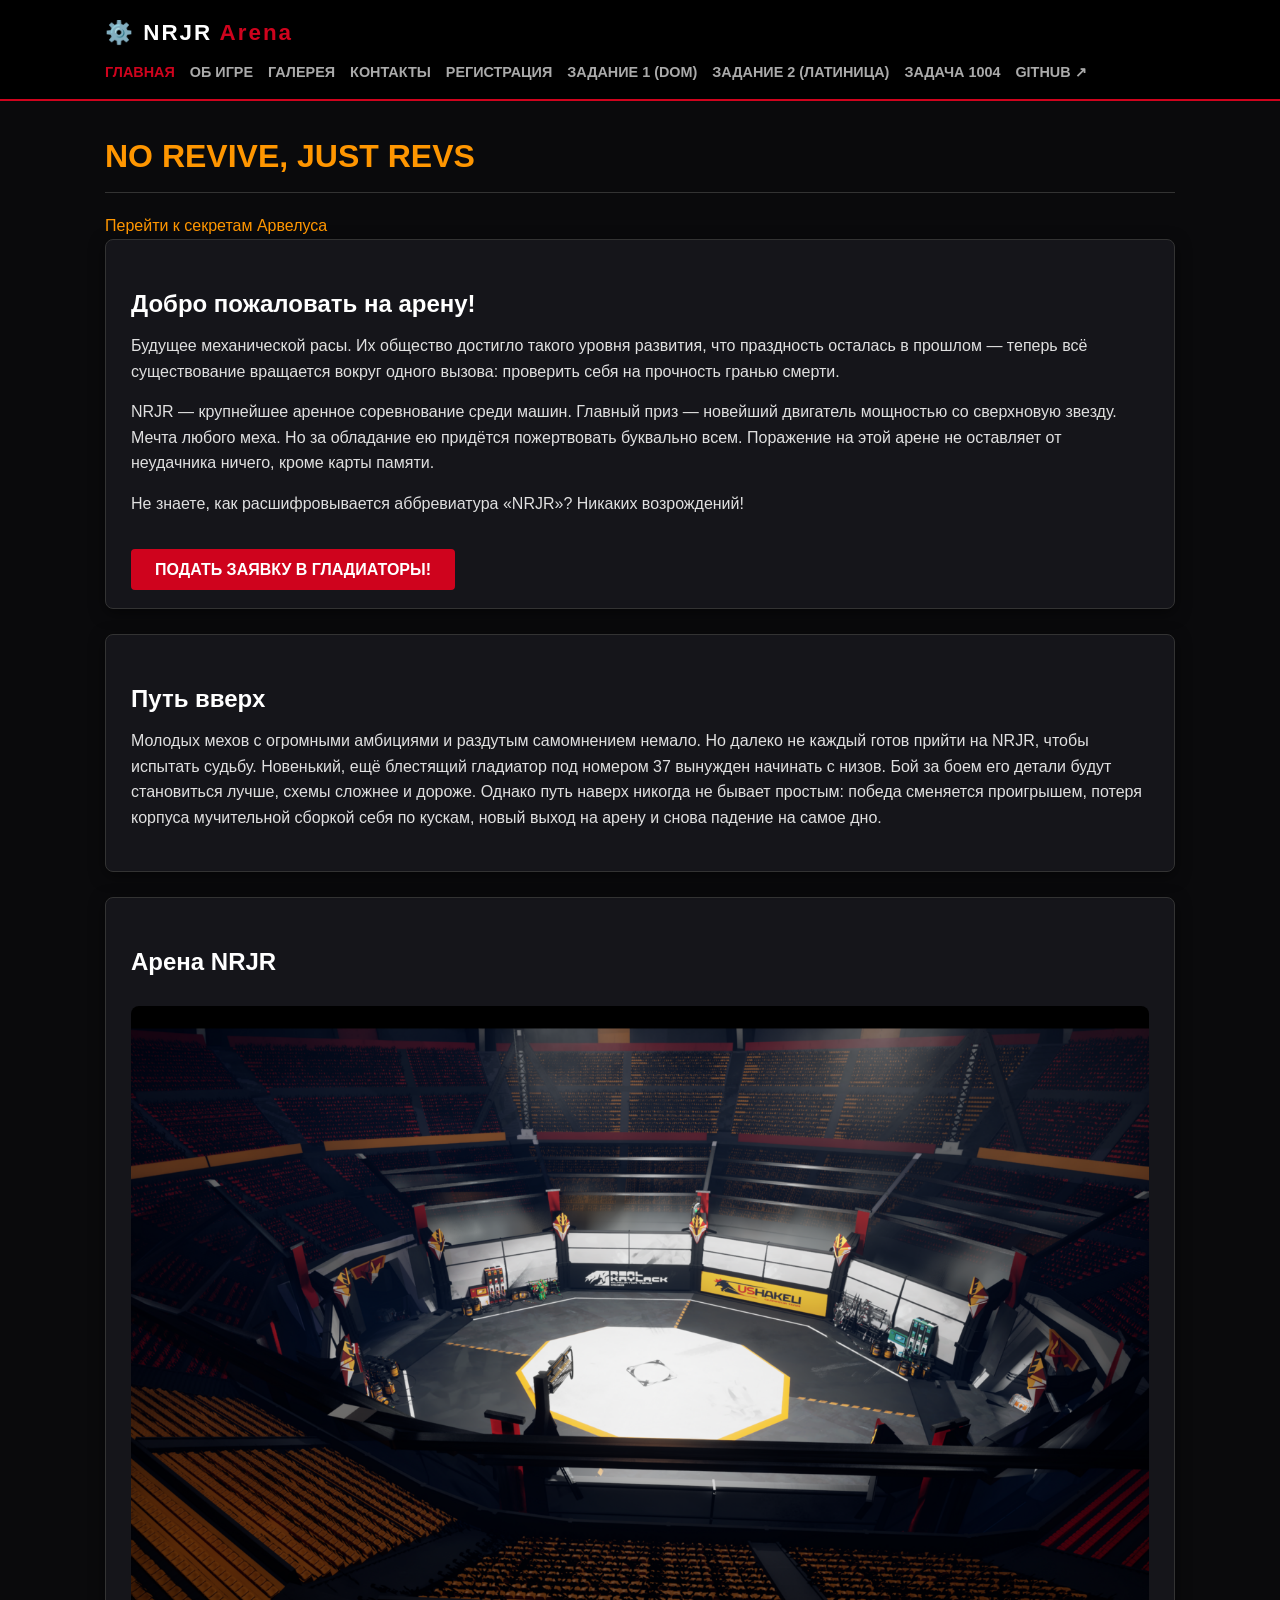
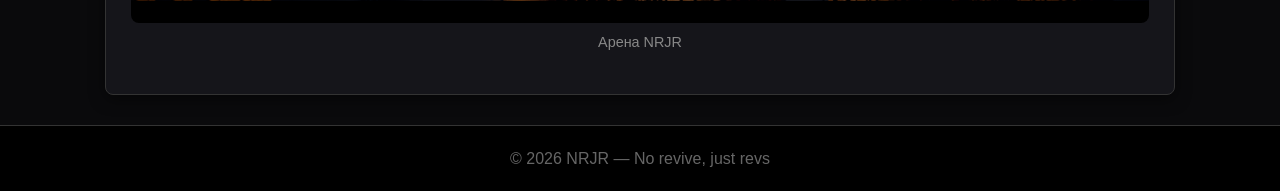
<file: index.html>
<!DOCTYPE html>
<html lang="ru">
<head>
  <meta charset="UTF-8">
  <title>NRJR — Главная</title>
  <link rel="stylesheet" href="style.css">
</head>
<body id="top">

  <!-- Хидер и гит-->
  <header class="site-header">
    <div class="header-inner">
      <a href="index.html" style="text-decoration: none;">
        <div class="logo">⚙️ NRJR <span>Arena</span></div>
      </a>
      <nav class="main-nav">
        <a href="index.html">Главная</a>
        <a href="about.html">Об игре</a>
        <a href="gallery.html">Галерея</a>
        <a href="contacts.html">Контакты</a>
        <a href="registration.html">Регистрация</a>
        <a href="dom_js.html">Задание 1 (DOM)</a>
        <a href="latin.html">Задание 2 (Латиница)</a>
        <a href="task_1004.html">Задача 1004</a>
        <a href="https://github.com/weugaf/HTML_HSE" target="_blank" class="ext">GitHub</a>
      </nav>
    </div>
  </header>

    <main class="container">
    <h1>No revive, just revs</h1>

    <!-- Закладка -->
    <nav class="page-nav">
      <a href="about.html#bookmark">Перейти к секретам Арвелуса</a>
    </nav>

    <div class="card">
      <h2>Добро пожаловать на арену!</h2>
      <p>Будущее механической расы. Их общество достигло такого уровня развития, что праздность осталась в прошлом — теперь всё существование вращается вокруг одного вызова: проверить себя на прочность гранью смерти.</p>
      <p>NRJR — крупнейшее аренное соревнование среди машин. Главный приз — новейший двигатель мощностью со сверхновую звезду. Мечта любого меха. Но за обладание ею придётся пожертвовать буквально всем. Поражение на этой арене не оставляет от неудачника ничего, кроме карты памяти.
</p>
        <p>Не знаете, как расшифровывается аббревиатура «NRJR»?

            Никаких возрождений!</p>
        <br>
        <a href="registration.html" class="btn">Подать заявку в гладиаторы!</a>
    </div>

    <div class="card">
      <h2>Путь вверх</h2>
      <p>Молодых мехов с огромными амбициями и раздутым самомнением немало. Но далеко не каждый готов прийти на NRJR, чтобы испытать судьбу.


Новенький, ещё блестящий гладиатор под номером 37 вынужден начинать с низов. Бой за боем его детали будут становиться лучше, схемы сложнее и дороже. Однако путь наверх никогда не бывает простым: победа сменяется проигрышем, потеря корпуса мучительной сборкой себя по кускам, новый выход на арену и снова падение на самое дно.

</p>
    </div>

    <div class="card">
      <h2>Арена NRJR</h2>
      <img src="images/arena.png" alt="Арена NRJR" style="max-width:100%; border-radius:8px; margin-top:15px;">
      <p style="text-align:center; font-size:0.9rem; color:#888;">Арена NRJR</p>
    </div>
  </main>

  <footer class="site-footer">© 2026 NRJR — No revive, just revs</footer>
  <script src="script.js"></script>
</body>
</html>
</file>
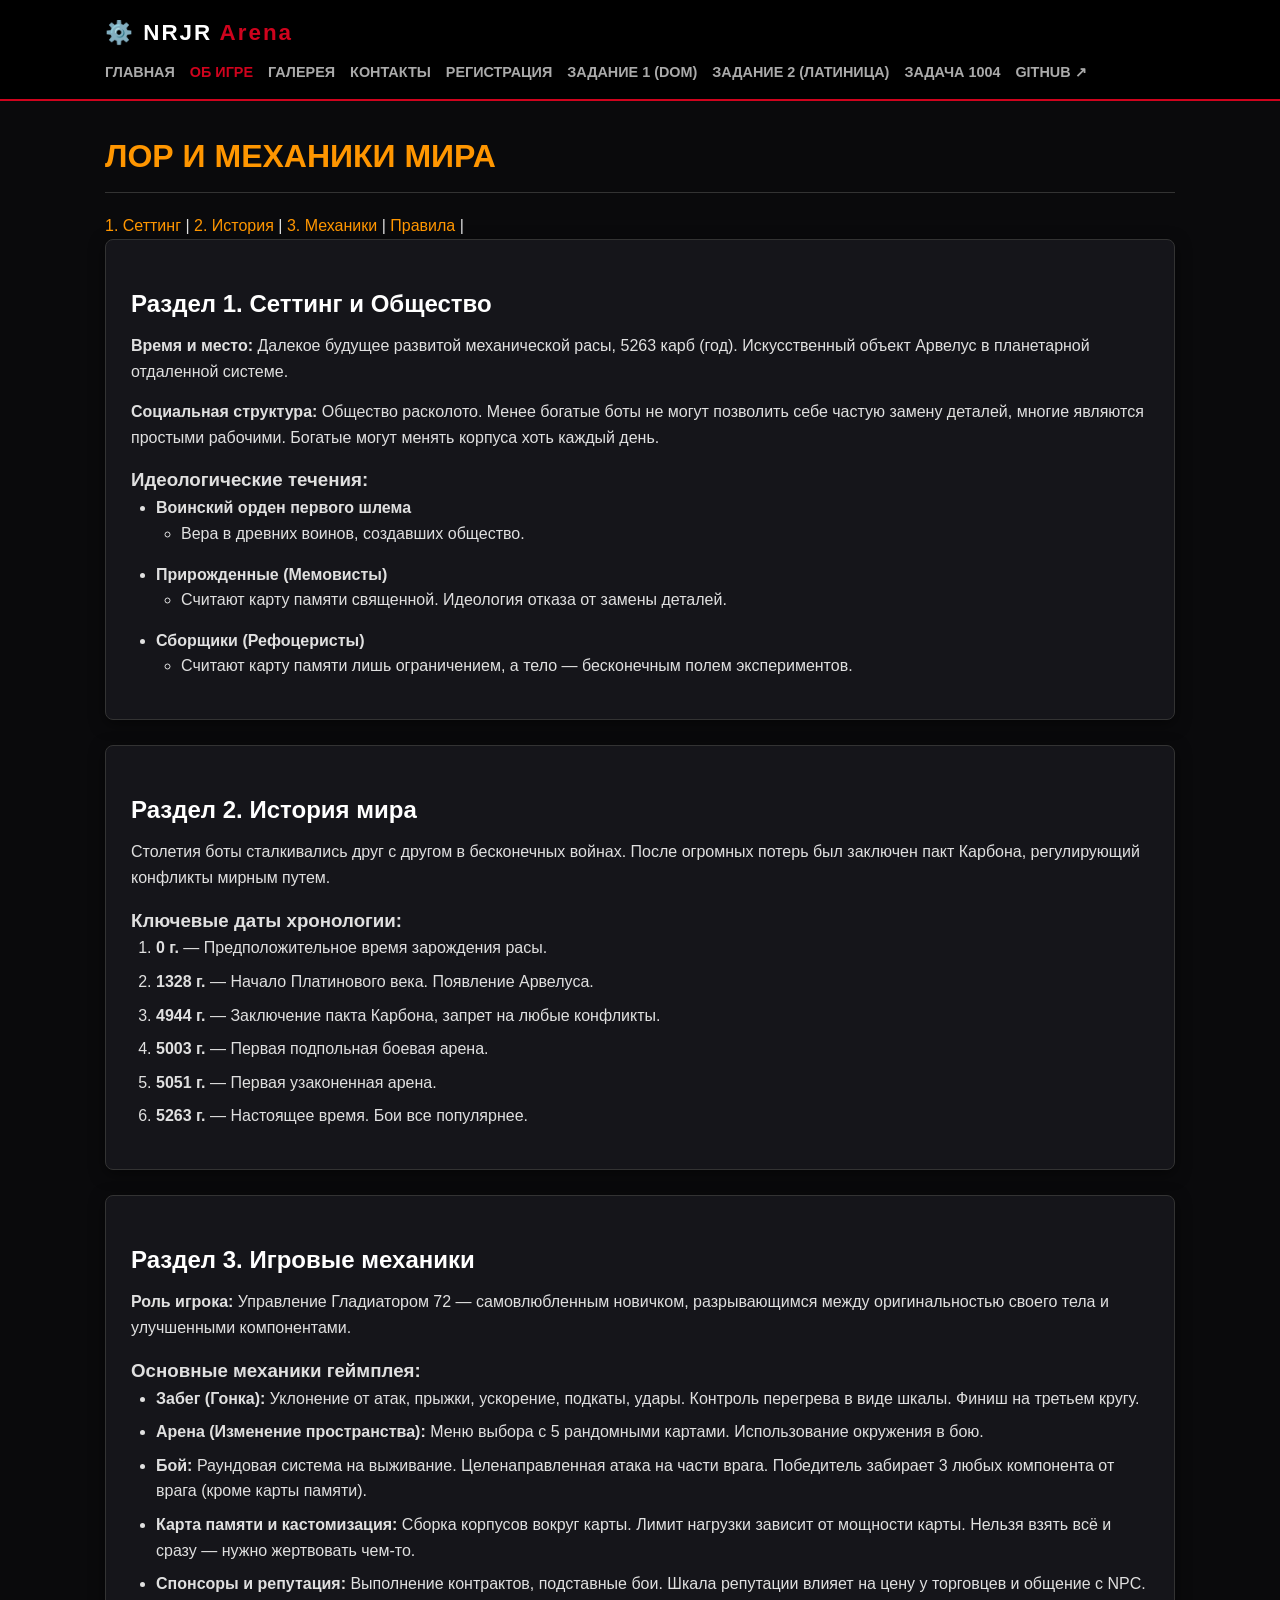
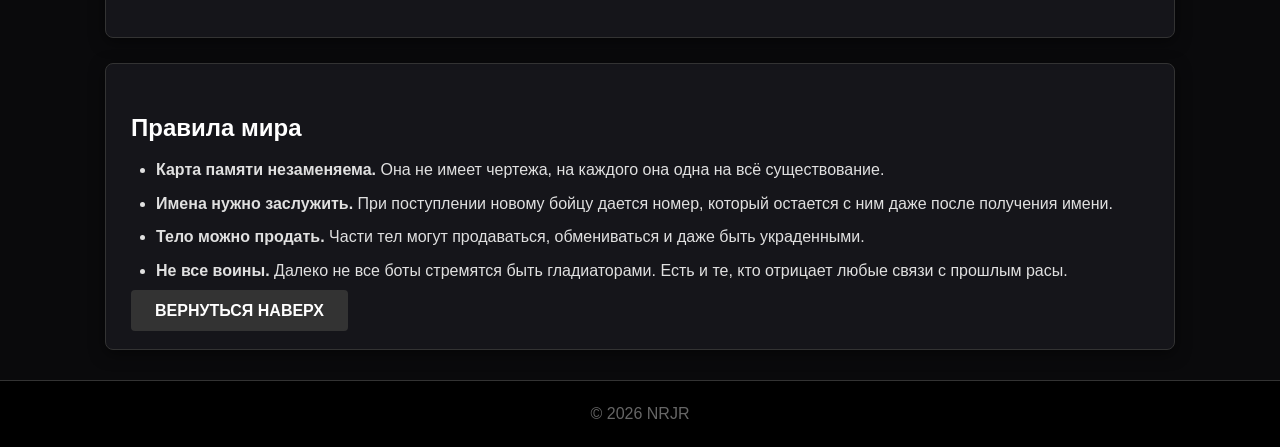
<file: about.html>
<!DOCTYPE html>
<html lang="ru">
<head>
  <meta charset="UTF-8">
  <title>Об игре — NRJR</title>
  <link rel="stylesheet" href="style.css">
</head>
<body id="top">

  <header class="site-header">
    <div class="header-inner">
      <a href="index.html" style="text-decoration: none;">
        <div class="logo">⚙️ NRJR <span>Arena</span></div>
      </a>
      <nav class="main-nav">
        <a href="index.html">Главная</a>
        <a href="about.html">Об игре</a>
        <a href="gallery.html">Галерея</a>
        <a href="contacts.html">Контакты</a>
        <a href="registration.html">Регистрация</a>
        <a href="dom_js.html">Задание 1 (DOM)</a>
        <a href="latin.html">Задание 2 (Латиница)</a>
        <a href="task_1004.html">Задача 1004</a>
        <a href="https://github.com/weugaf/HTML_HSE" target="_blank" class="ext">GitHub</a>
      </nav>
    </div>
  </header>

  <main class="container">
    <h1>Лор и Механики Мира</h1>

    <!-- Навигация   -->
    <nav class="page-nav">
      <a href="#section1">1. Сеттинг</a> |
      <a href="#section2">2. История</a> |
      <a href="#section3">3. Механики</a> |
      <a href="#bookmark">Правила</a> |

    </nav>

    <!-- 1 -->
    <div class="card" id="section1">
      <h2>Раздел 1. Сеттинг и Общество</h2>
      <p><b>Время и место:</b> Далекое будущее развитой механической расы, 5263 карб (год). Искусственный объект Арвелус в планетарной отдаленной системе.</p>
      <p><b>Социальная структура:</b> Общество расколото. Менее богатые боты не могут позволить себе частую замену деталей, многие являются простыми рабочими. Богатые могут менять корпуса хоть каждый день.</p>

      <!-- вложенный список  -->
      <h3>Идеологические течения:</h3>
      <ul>
        <li><b>Воинский орден первого шлема</b>
          <ul>
            <li>Вера в древних воинов, создавших общество.</li>
          </ul>
        </li>
        <li><b>Прирожденные (Мемовисты)</b>
          <ul>
            <li>Считают карту памяти священной. Идеология отказа от замены деталей.</li>
          </ul>
        </li>
        <li><b>Сборщики (Рефоцеристы)</b>
          <ul>
            <li>Считают карту памяти лишь ограничением, а тело — бесконечным полем экспериментов.</li>
          </ul>
        </li>
      </ul>
    </div>

    <!-- 2 -->
    <div class="card" id="section2">
      <h2>Раздел 2. История мира</h2>
      <p>Столетия боты сталкивались друг с другом в бесконечных войнах. После огромных потерь был заключен пакт Карбона, регулирующий конфликты мирным путем.</p>

      <!-- Нумерованный список -->
      <h3>Ключевые даты хронологии:</h3>
      <ol>
        <li><b>0 г.</b> — Предположительное время зарождения расы.</li>
        <li><b>1328 г.</b> — Начало Платинового века. Появление Арвелуса.</li>
        <li><b>4944 г.</b> — Заключение пакта Карбона, запрет на любые конфликты.</li>
        <li><b>5003 г.</b> — Первая подпольная боевая арена.</li>
        <li><b>5051 г.</b> — Первая узаконенная арена.</li>
        <li><b>5263 г.</b> — Настоящее время. Бои все популярнее.</li>
      </ol>
    </div>

    <!-- 3 -->
    <div class="card" id="section3">
      <h2>Раздел 3. Игровые механики</h2>
      <p><b>Роль игрока:</b> Управление Гладиатором 72 — самовлюбленным новичком, разрывающимся между оригинальностью своего тела и улучшенными компонентами.</p>

      <!-- список нум -->
      <h3>Основные механики геймплея:</h3>
      <ul>
        <li><b>Забег (Гонка):</b> Уклонение от атак, прыжки, ускорение, подкаты, удары. Контроль перегрева в виде шкалы. Финиш на третьем кругу.</li>
        <li><b>Арена (Изменение пространства):</b> Меню выбора с 5 рандомными картами. Использование окружения в бою.</li>
        <li><b>Бой:</b> Раундовая система на выживание. Целенаправленная атака на части врага. Победитель забирает 3 любых компонента от врага (кроме карты памяти).</li>
        <li><b>Карта памяти и кастомизация:</b> Сборка корпусов вокруг карты. Лимит нагрузки зависит от мощности карты. Нельзя взять всё и сразу — нужно жертвовать чем-то.</li>
        <li><b>Спонсоры и репутация:</b> Выполнение контрактов, подставные бои. Шкала репутации влияет на цену у торговцев и общение с NPC.</li>
      </ul>
    </div>

    <!-- Закладки -->
    <div class="card" id="bookmark">
      <h2>Правила мира</h2>


      <ul>
        <li><b>Карта памяти незаменяема.</b> Она не имеет чертежа, на каждого она одна на всё существование.</li>
        <li><b>Имена нужно заслужить.</b> При поступлении новому бойцу дается номер, который остается с ним даже после получения имени.</li>
        <li><b>Тело можно продать.</b> Части тел могут продаваться, обмениваться и даже быть украденными.</li>
        <li><b>Не все воины.</b> Далеко не все боты стремятся быть гладиаторами. Есть и те, кто отрицает любые связи с прошлым расы.</li>
      </ul>
      <a href="#top" class="btn btn-secondary" style="margin-top:15px;">Вернуться наверх</a>
    </div>
  </main>

  <footer class="site-footer">© 2026 NRJR</footer>
  <script src="script.js"></script>
</body>
</html>
</file>
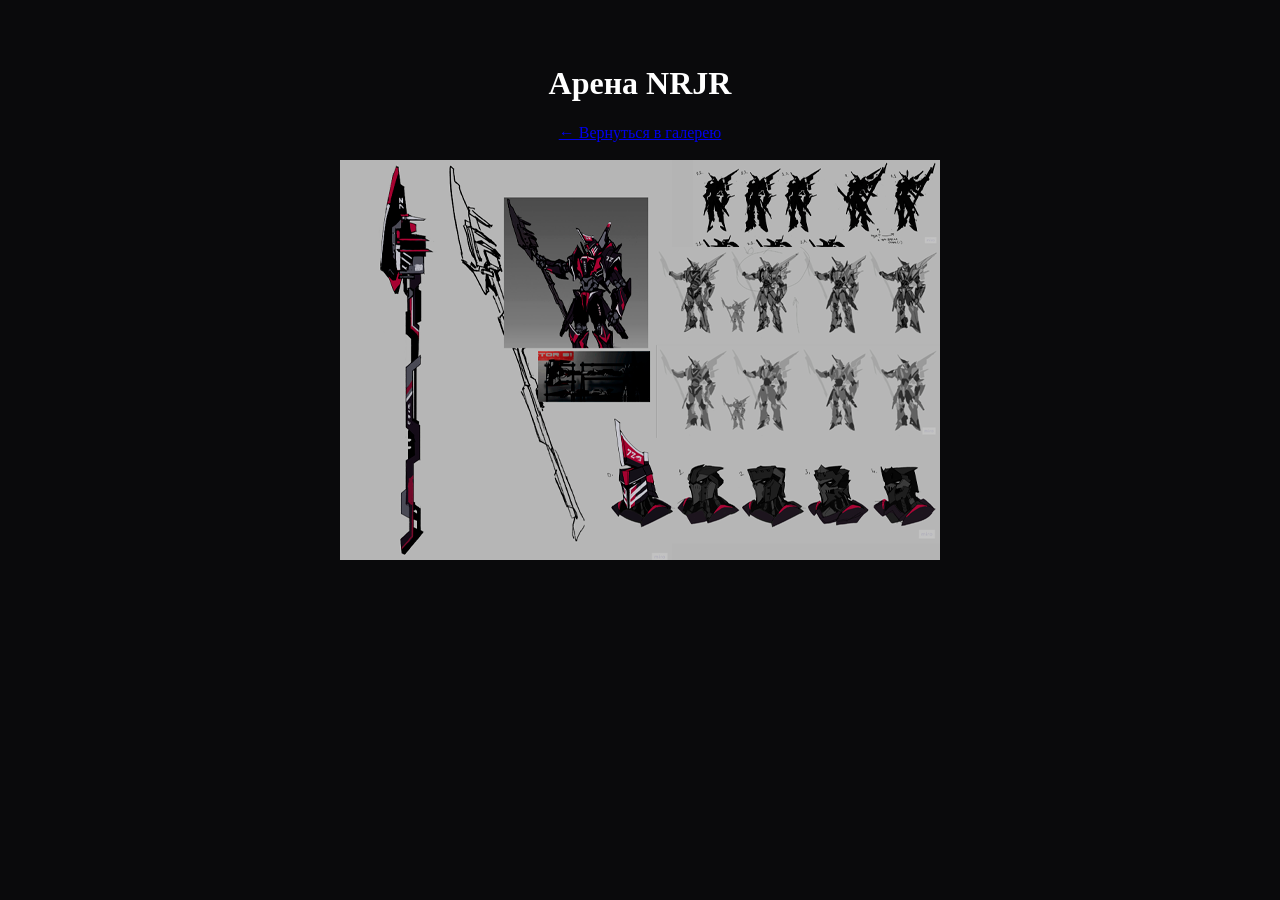
<file: arena.big.html>
<!DOCTYPE html>
<html lang="ru">
<head>
  <meta charset="UTF-8">
  <title>Арена NRJR</title>
</head>
<body bgcolor="#0a0a0c" text="#ffffff">
  <center>
    <br><br>
    <h1>Арена NRJR</h1>
    <a href="gallery.html">← Вернуться в галерею</a>
    <br><br>
    <img src="images/600na400.png" alt="Арена NRJR 600x400" width="600" height="400">
  </center>
</body>
</html>
</file>
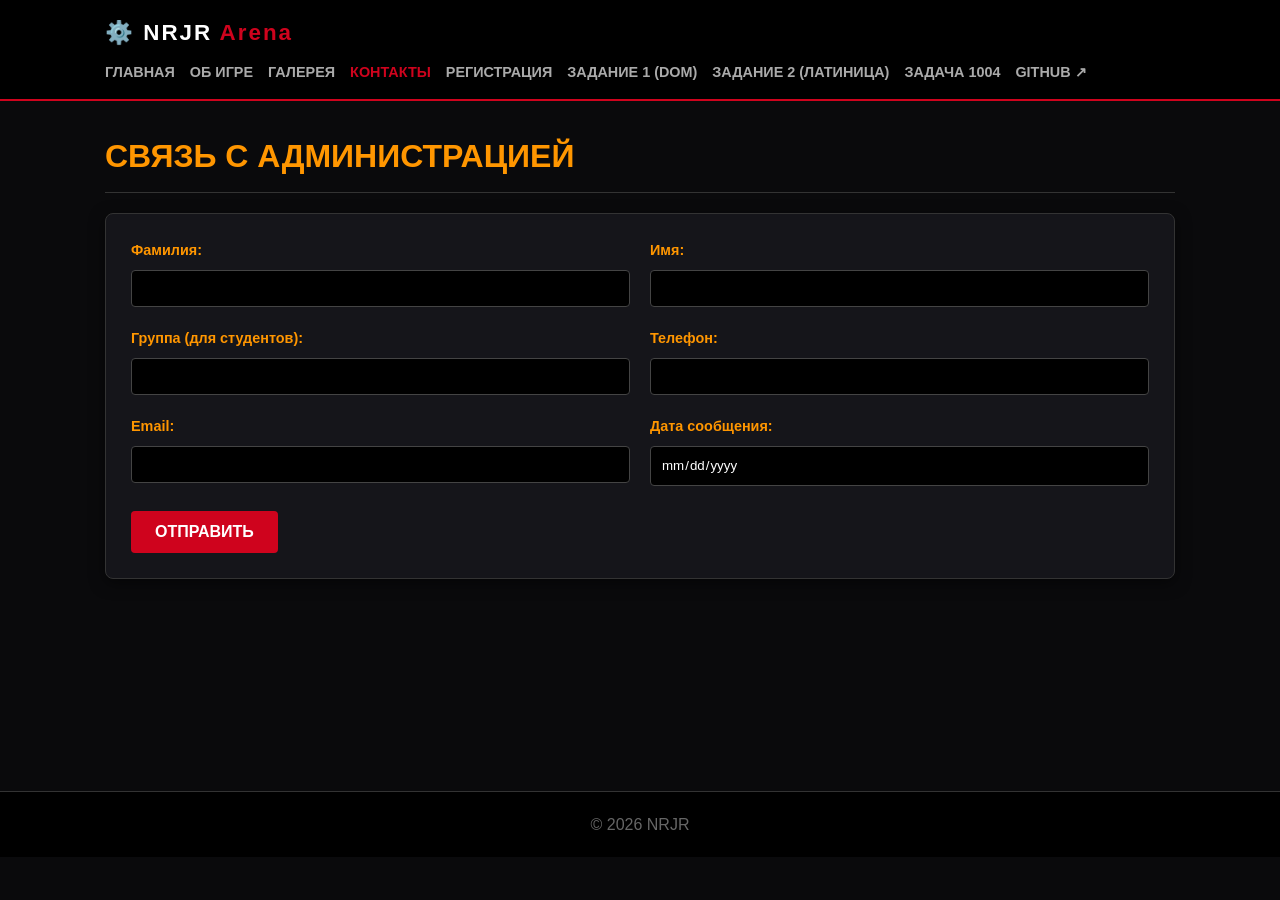
<file: contacts.html>
<!DOCTYPE html>
<html lang="ru">
<head>
  <meta charset="UTF-8">
  <title>Контакты — NRJR</title>
  <link rel="stylesheet" href="style.css">
</head>
<body>
    <header class="site-header">
    <div class="header-inner">

      <!-- Лого -->
      <a href="index.html" style="text-decoration: none;">
        <div class="logo">⚙️ NRJR <span>Arena</span></div>
      </a>

      <nav class="main-nav">
        <!-- Начальная -->
        <a href="index.html">Главная</a>

        <a href="about.html">Об игре</a>
        <a href="gallery.html">Галерея</a>
        <a href="contacts.html">Контакты</a>
        <a href="registration.html">Регистрация</a>

        <!-- Задания -->
        <a href="dom_js.html">Задание 1 (DOM)</a>
        <a href="latin.html">Задание 2 (Латиница)</a>
        <a href="task_1004.html">Задача 1004</a>


        <!-- гит -->
        <a href="https://github.com/weugaf/HTML_HSE" target="_blank" class="ext">GitHub</a>
      </nav>

    </div>
  </header>

  <main class="container">
    <h1>Связь с администрацией</h1>

    <div class="card">
      <form data-remote data-status="contact-status">
        <div class="form-grid">
          <div class="form-field">
            <label>Фамилия:</label>
            <input type="text" name="surname" required>
          </div>
          <div class="form-field">
            <label>Имя:</label>
            <input type="text" name="name" required>
          </div>
          <div class="form-field">
            <label>Группа (для студентов):</label>
            <input type="text" name="group">
          </div>
          <div class="form-field">
            <label>Телефон:</label>
            <input type="tel" name="phone" required>
          </div>
          <div class="form-field">
            <label>Email:</label>
            <input type="email" name="email" required>
          </div>
          <div class="form-field">
            <label>Дата сообщения:</label>
            <input type="date" name="date" required>
          </div>
        </div>
        <input type="hidden" name="form_type" value="contact">
        <div class="form-actions">
          <button type="submit" class="btn">Отправить</button>
          <span id="contact-status" class="form-status"></span>
        </div>
      </form>
    </div>
  </main>

  <footer class="site-footer">© 2026 NRJR</footer>
  <script src="script.js"></script>
</body>
</html>
</file>
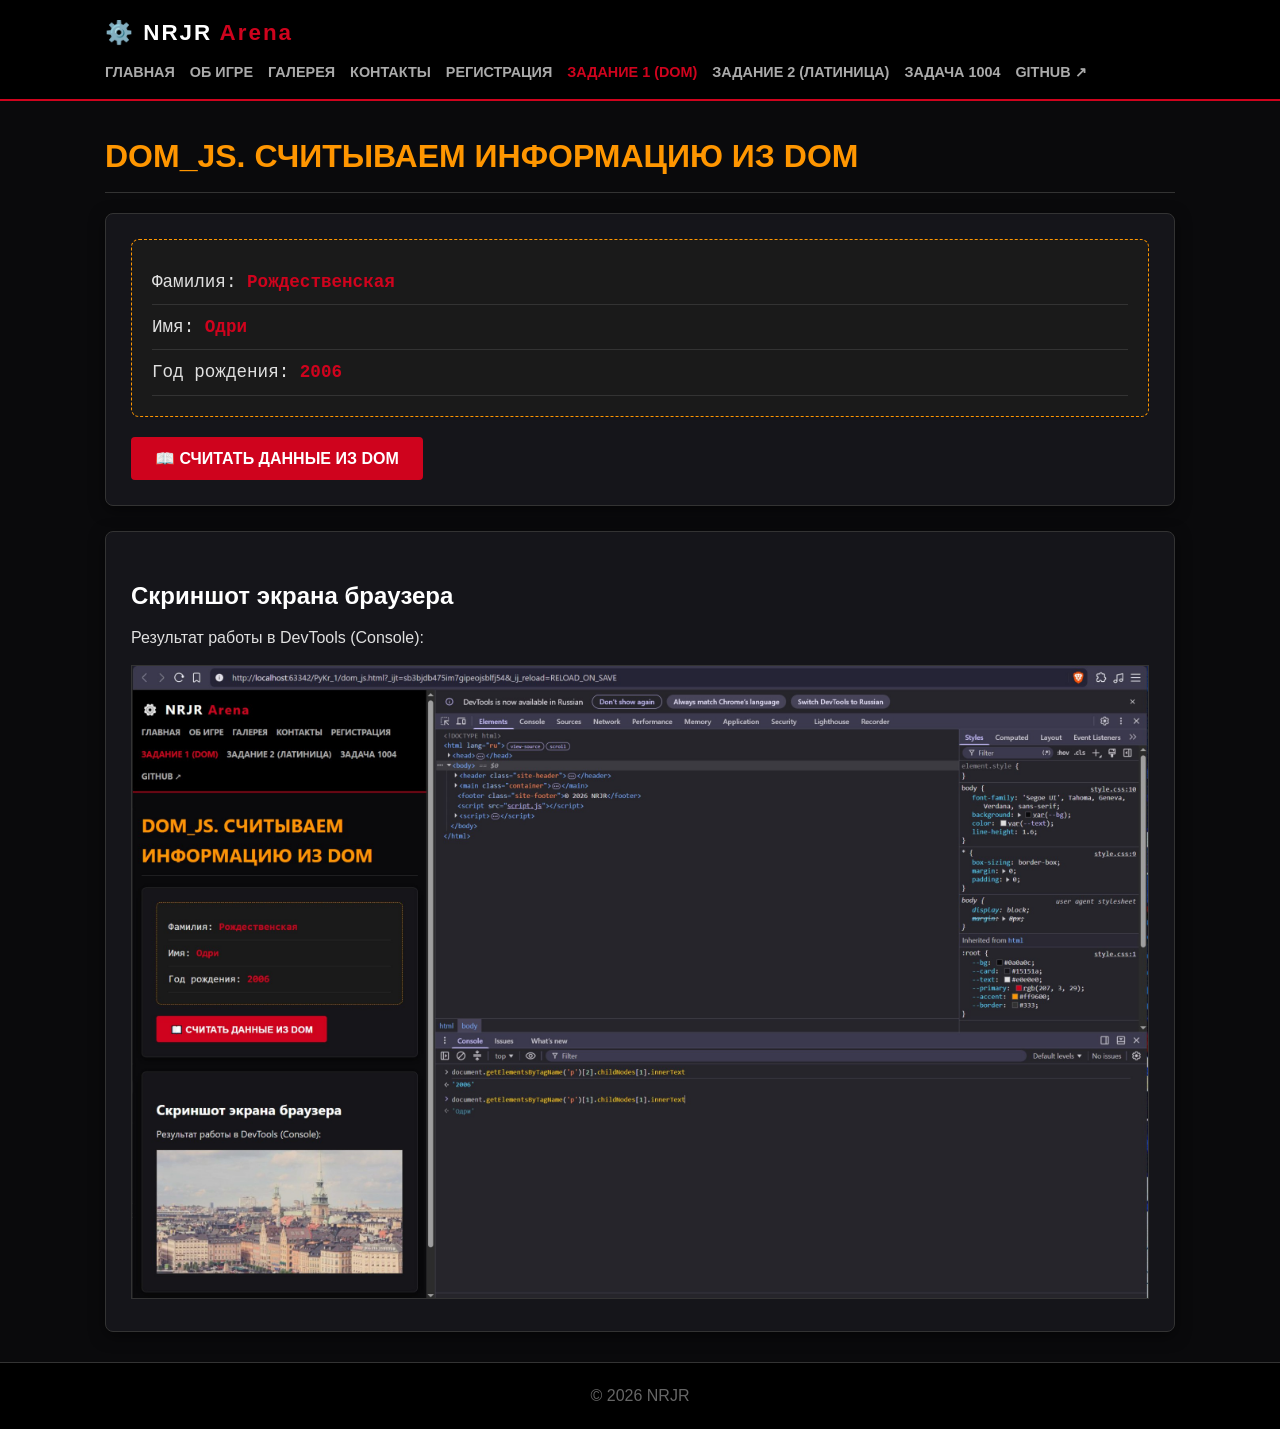
<file: dom_js.html>
<!DOCTYPE html>
<html lang="ru">
<head>
  <meta charset="UTF-8">
  <title>DOM_JS. Считываем информацию из DOM</title>
  <link rel="stylesheet" href="style.css">
</head>
<body>
    <header class="site-header">
    <div class="header-inner">

      <!-- Лого -->
      <a href="index.html" style="text-decoration: none;">
        <div class="logo">⚙️ NRJR <span>Arena</span></div>
      </a>

      <nav class="main-nav">
        <!-- Начальная -->
        <a href="index.html">Главная</a>

        <a href="about.html">Об игре</a>
        <a href="gallery.html">Галерея</a>
        <a href="contacts.html">Контакты</a>
        <a href="registration.html">Регистрация</a>

        <!-- Задания -->
        <a href="dom_js.html">Задание 1 (DOM)</a>
        <a href="latin.html">Задание 2 (Латиница)</a>
        <a href="task_1004.html">Задача 1004</a>



        <!-- гит -->
        <a href="https://github.com/weugaf/HTML_HSE" target="_blank" class="ext">GitHub</a>
      </nav>

    </div>
  </header>

  <main class="container">
    <h1>DOM_JS. Считываем информацию из DOM</h1>

    <div class="card">
      <!-- Иван но не иван -->
      <div class="passport-box">
        <p>Фамилия: <span>Рождественская</span></p>
        <p>Имя: <span>Одри</span></p>
        <p>Год рождения: <span>2006</span></p>
      </div>

      <button class="btn" onclick="readPassportFromDOM()">📖 Считать данные из DOM</button>
      <div id="dom-output" class="card" style="display:none; margin-top:20px;"></div>
    </div>

    <div class="card">
      <h2>Скриншот экрана браузера</h2>
      <p>Результат работы в DevTools (Console):</p>
      <!-- Скрин -->
      <img src="images/screenshot.jpg" alt="Скриншот" style="max-width:100%; border:1px solid #333;">
    </div>
  </main>

  <footer class="site-footer">© 2026 NRJR</footer>
  <script src="script.js"></script>
</body>
</html>
</file>
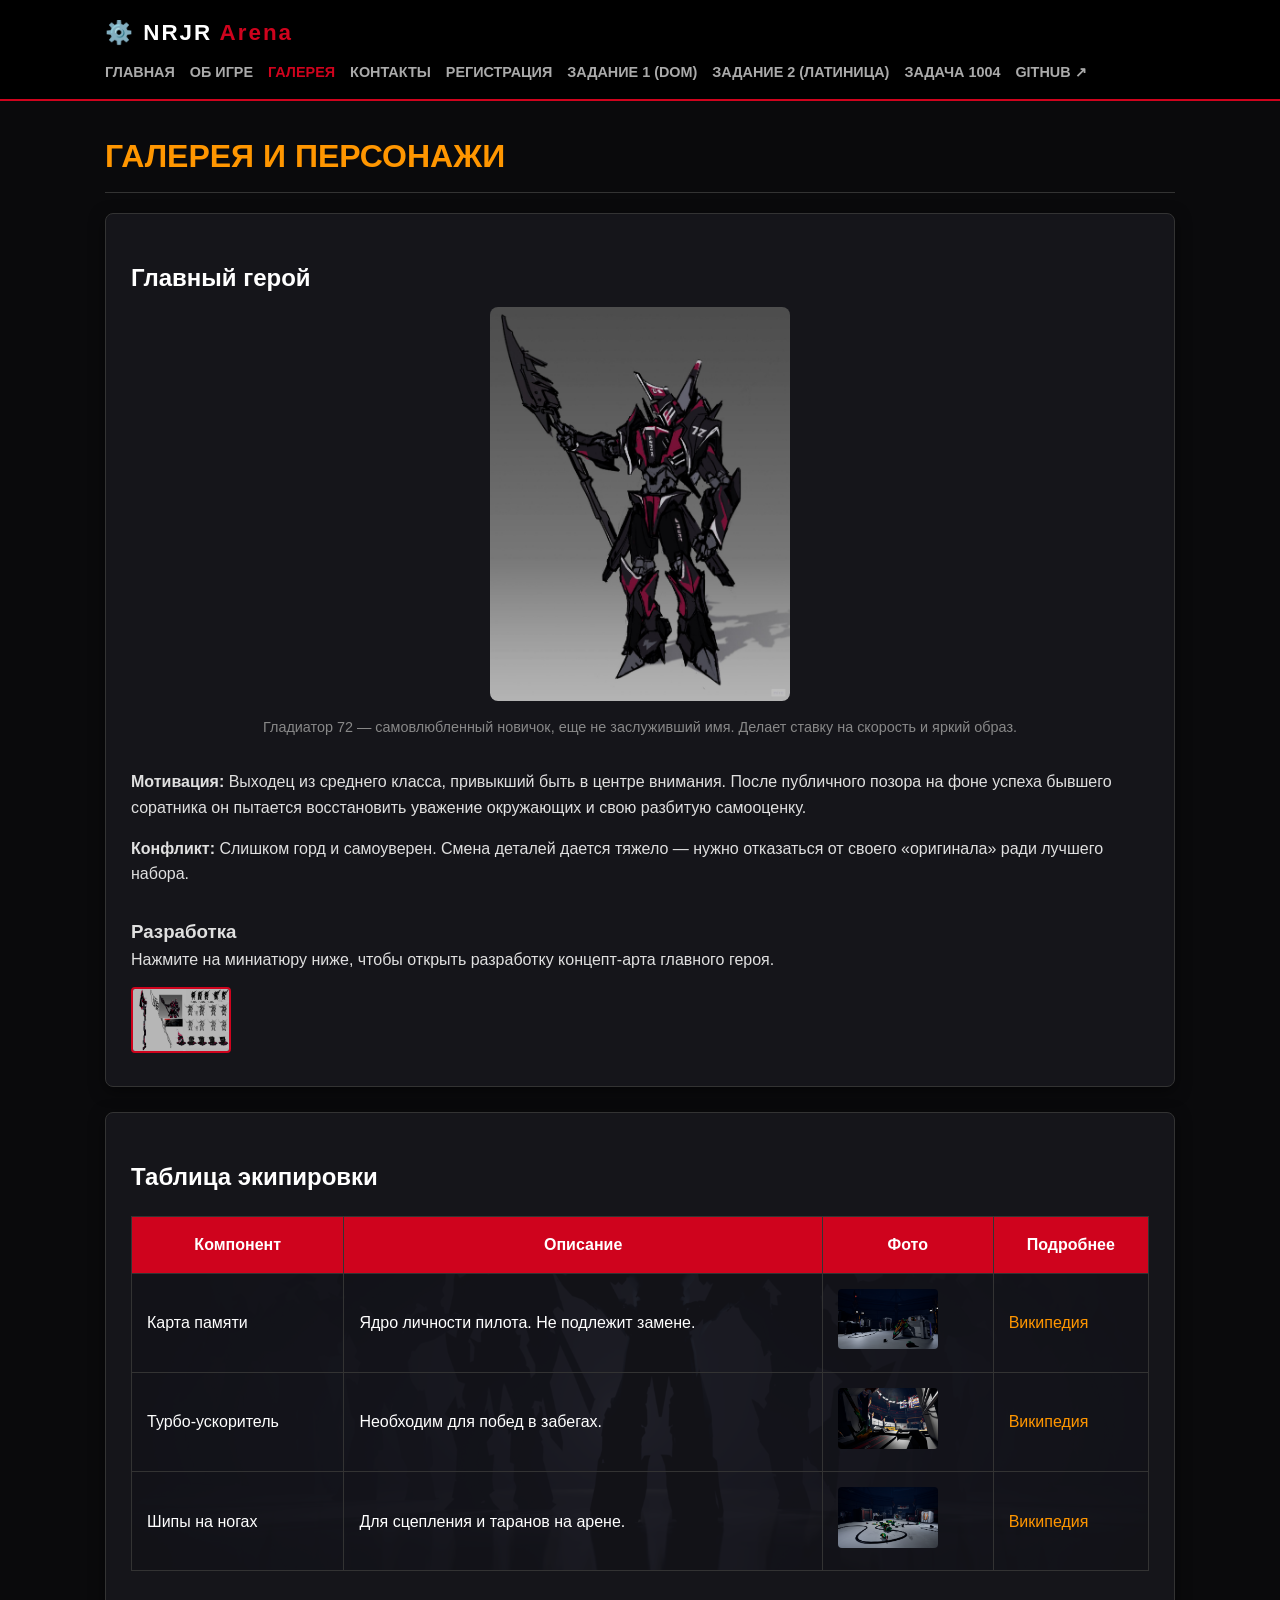
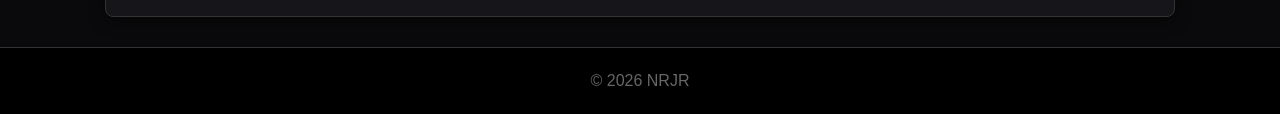
<file: gallery.html>
<!DOCTYPE html>
<html lang="ru">
<head>
  <meta charset="UTF-8">
  <title>Галерея — NRJR</title>
  <link rel="stylesheet" href="style.css">
</head>
<body id="top">

  <header class="site-header">
    <div class="header-inner">
      <a href="index.html" style="text-decoration: none;">
        <div class="logo">⚙️ NRJR <span>Arena</span></div>
      </a>
      <nav class="main-nav">
        <a href="index.html">Главная</a>
        <a href="about.html">Об игре</a>
        <a href="gallery.html">Галерея</a>
        <a href="contacts.html">Контакты</a>
        <a href="registration.html">Регистрация</a>
        <a href="dom_js.html">Задание 1 (DOM)</a>
        <a href="latin.html">Задание 2 (Латиница)</a>
        <a href="task_1004.html">Задача 1004</a>
        <a href="https://github.com/weugaf/HTML_HSE" target="_blank" class="ext">GitHub</a>
      </nav>
    </div>
  </header>

  <main class="container">
    <h1>Галерея и Персонажи</h1>



    <!-- Картинка с комментарием и большая картинкаа -->
    <div class="card" id="pictures">
      <h2>Главный герой</h2>

      <!-- ПУНКТ 8: Изображение с пояснением -->
      <figure style="text-align: center; margin-bottom: 30px;">
        <img src="images/gg.jpg" alt="Гладиатор 72" width="300" style="border-radius: 8px;">
        <figcaption style="font-size: 0.9rem; color: #888; margin-top: 8px;">
          Гладиатор 72 — самовлюбленный новичок, еще не заслуживший имя. Делает ставку на скорость и яркий образ.
        </figcaption>
      </figure>

      <p><b>Мотивация:</b> Выходец из среднего класса, привыкший быть в центре внимания. После публичного позора на фоне успеха бывшего соратника он пытается восстановить уважение окружающих и свою разбитую самооценку.</p>
      <p><b>Конфликт:</b> Слишком горд и самоуверен. Смена деталей дается тяжело — нужно отказаться от своего «оригинала» ради лучшего набора.</p>

      <!-- Мини макси -->
      <h3 style="margin-top:30px;">Разработка</h3>
      <p>Нажмите на миниатюру ниже, чтобы открыть разработку концепт-арта главного героя.</p>
      <a href="images/600na400.png" target="_blank">
        <!-- 100 пикс -->
        <img src="images/600na400.png" href="arena_full.html" target="_blank" width="100" height="66" alt="Миниатюра арены" style="border: 2px solid var(--primary); border-radius: 4px;">
      </a>
    </div>

    <!-- Таблица -->
    <div class="card" id="table">
      <h2>Таблица экипировки</h2>
      <table style="background-image: url('images/gladiatori.png');">
        <thead>
          <tr>
            <th>Компонент</th>
            <th>Описание</th>
            <th>Фото</th>
            <th>Подробнее</th>
          </tr>
        </thead>
        <tbody>
          <tr>
            <td>Карта памяти</td>
            <td>Ядро личности пилота. Не подлежит замене.</td>
            <td><img src="images/chip.png" width="100" alt="Карта" style="border-radius: 4px;"></td>
            <td><a href="https://ru.wikipedia.org/wiki/Флеш-память" target="_blank">Википедия</a></td>
          </tr>
          <tr>
            <td>Турбо-ускоритель</td>
            <td>Необходим для побед в забегах.</td>
            <td><img src="images/topor.png" width="100" alt="Двигатель" style="border-radius: 4px;"></td>
            <td><a href="https://ru.wikipedia.org/wiki/Двигатель" target="_blank">Википедия</a></td>
          </tr>
          <tr>
            <td>Шипы на ногах</td>
            <td>Для сцепления и таранов на арене.</td>
            <td><img src="images/boy.png" width="100" alt="Шипы" style="border-radius: 4px;"></td>
            <td><a href="https://ru.wikipedia.org/wiki/Шины" target="_blank">Википедия</a></td>
          </tr>
        </tbody>
      </table>
    </div>
  </main>

  <footer class="site-footer">© 2026 NRJR</footer>
  <script src="script.js"></script>
</body>
</html>
</file>
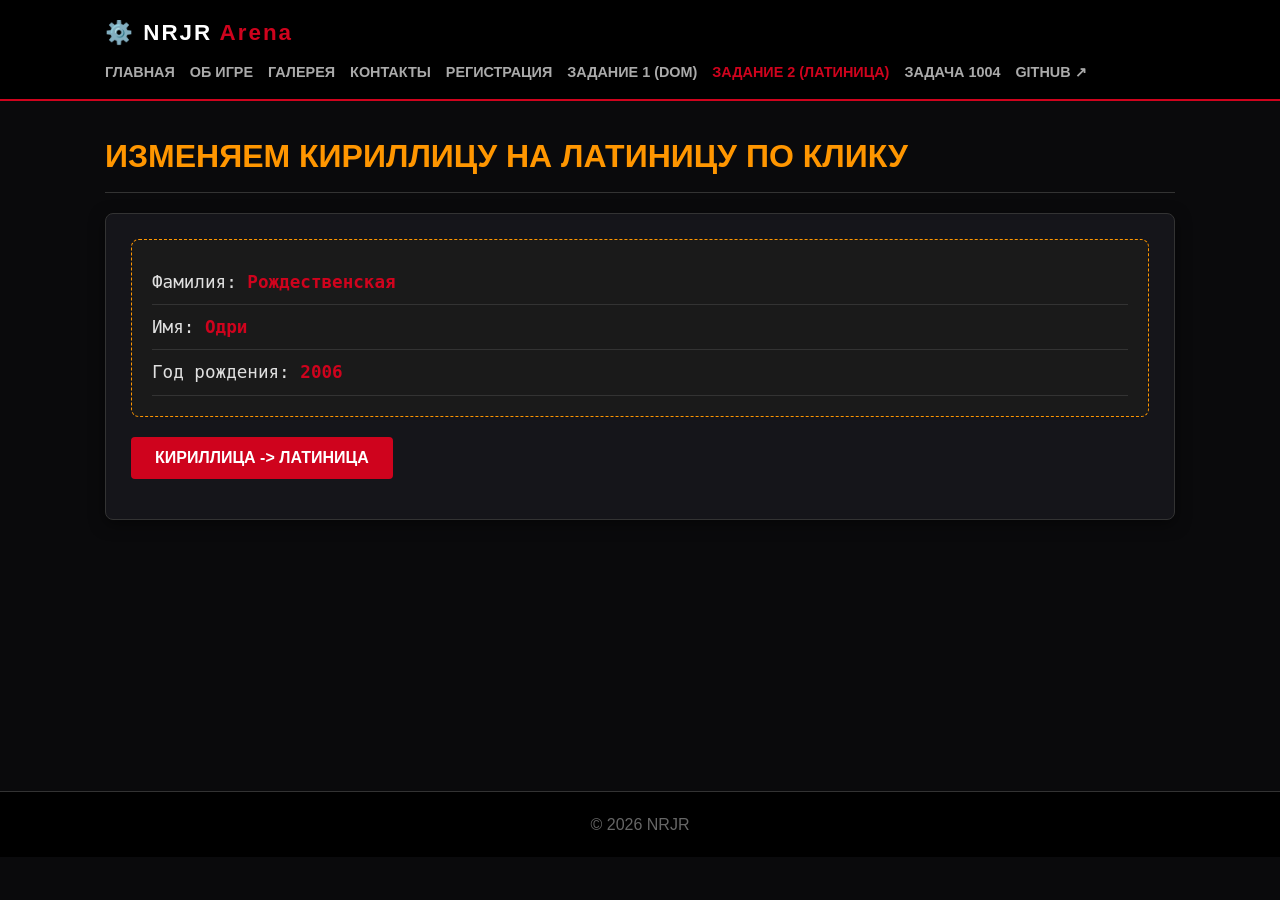
<file: latin.html>
<!DOCTYPE html>
<html lang="ru">
<head>
  <meta charset="UTF-8">
  <title>Изменяем кириллицу на латиницу по клику</title>
  <link rel="stylesheet" href="style.css">
</head>
<body>
    <header class="site-header">
    <div class="header-inner">

      <!-- Лого -->
      <a href="index.html" style="text-decoration: none;">
        <div class="logo">⚙️ NRJR <span>Arena</span></div>
      </a>

      <nav class="main-nav">
        <!-- Начальная -->
        <a href="index.html">Главная</a>

        <a href="about.html">Об игре</a>
        <a href="gallery.html">Галерея</a>
        <a href="contacts.html">Контакты</a>
        <a href="registration.html">Регистрация</a>

        <!-- Задания -->
        <a href="dom_js.html">Задание 1 (DOM)</a>
        <a href="latin.html">Задание 2 (Латиница)</a>
        <a href="task_1004.html">Задача 1004</a>


        <!-- гит -->
        <a href="https://github.com/weugaf/HTML_HSE" target="_blank" class="ext">GitHub</a>
      </nav>

    </div>
  </header>

  <main class="container">
    <h1>Изменяем кириллицу на латиницу по клику</h1>

    <div class="card">
      <div class="passport-box">
        <p>Фамилия: <span>Рождественская</span></p>
        <p>Имя: <span>Одри</span></p>
        <p>Год рождения: <span>2006</span></p>
      </div>

      <button class="btn" onclick="changeCyrillicToLatin()"> Кириллица -> Латиница</button>
      <p id="latin-status" style="margin-top:15px; font-weight:bold;"></p>
    </div>
  </main>

  <footer class="site-footer">© 2026 NRJR</footer>
  <script src="script.js"></script>
</body>
</html>
</file>
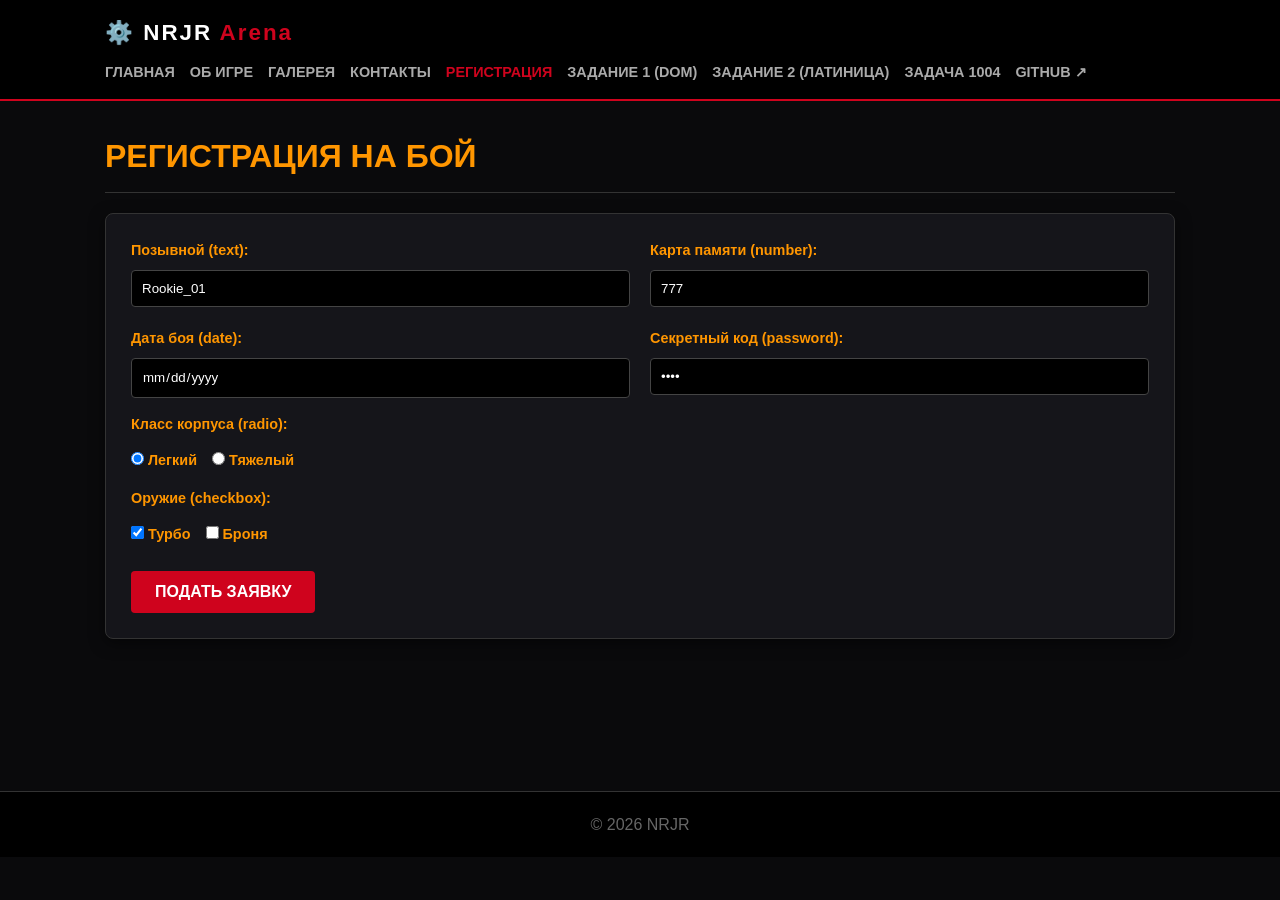
<file: registration.html>
<!DOCTYPE html>
<html lang="ru">
<head>
  <meta charset="UTF-8">
  <title>Регистрация — NRJR</title>
  <link rel="stylesheet" href="style.css">
</head>
<body>
  <header class="site-header">
    <div class="header-inner">

      <!-- Лого -->
      <a href="index.html" style="text-decoration: none;">
        <div class="logo">⚙️ NRJR <span>Arena</span></div>
      </a>

      <nav class="main-nav">
        <!-- Начальная -->
        <a href="index.html">Главная</a>

        <a href="about.html">Об игре</a>
        <a href="gallery.html">Галерея</a>
        <a href="contacts.html">Контакты</a>
        <a href="registration.html">Регистрация</a>

        <!-- Задания -->
        <a href="dom_js.html">Задание 1 (DOM)</a>
        <a href="latin.html">Задание 2 (Латиница)</a>
        <a href="task_1004.html">Задача 1004</a>


        <!-- Гит -->
        <a href="https://github.com/weugaf/HTML_HSE" target="_blank" class="ext">GitHub</a>
      </nav>

    </div>
  </header>

  <main class="container">
    <h1>Регистрация на бой</h1>

    <div class="card">
      <form data-remote data-status="reg-status">
        <div class="form-grid">
          <div class="form-field">
            <label>Позывной (text):</label>
            <input type="text" name="nickname" required value="Rookie_01">
          </div>
          <div class="form-field">
            <label>Карта памяти (number):</label>
            <input type="number" name="card" required value="777">
          </div>
          <div class="form-field">
            <label>Дата боя (date):</label>
            <input type="date" name="date" required>
          </div>
          <div class="form-field">
            <label>Секретный код (password):</label>
            <input type="password" name="pass" required value="2026">
          </div>
        </div>

        <div class="form-field" style="margin-top:15px;">
          <label>Класс корпуса (radio):</label>
          <div class="radio-group">
            <label><input type="radio" name="class" value="light" checked> Легкий</label>
            <label><input type="radio" name="class" value="heavy"> Тяжелый</label>
          </div>
        </div>

        <div class="form-field" style="margin-top:15px;">
          <label>Оружие (checkbox):</label>
          <div class="check-group">
            <label><input type="checkbox" name="nitro" value="yes" checked> Турбо</label>
            <label><input type="checkbox" name="armor" value="yes"> Броня</label>
          </div>
        </div>

        <input type="hidden" name="form_type" value="registration">

        <div class="form-actions">
          <button type="submit" class="btn">Подать заявку</button>
          <span id="reg-status" class="form-status"></span>
        </div>
      </form>
    </div>
  </main>

  <footer class="site-footer">© 2026 NRJR</footer>
  <script src="script.js"></script>
</body>
</html>
</file>
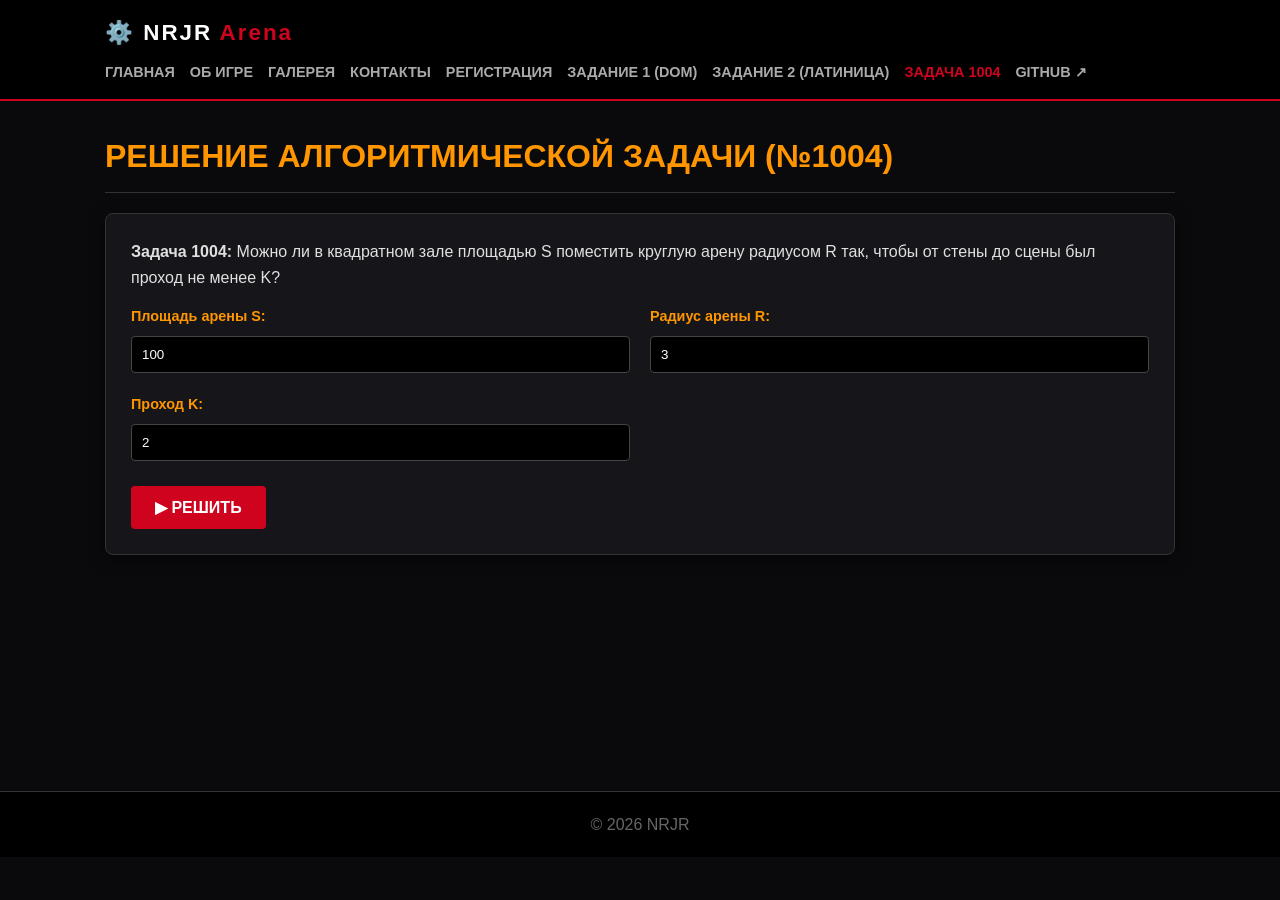
<file: task_1004.html>
<!DOCTYPE html>
<html lang="ru">
<head>
  <meta charset="UTF-8">
  <title>Решение алгоритмической задачи</title>
  <link rel="stylesheet" href="style.css">
</head>
<body>
  <header class="site-header">
    <div class="header-inner">

      <!-- Лого -->
      <a href="index.html" style="text-decoration: none;">
        <div class="logo">⚙️ NRJR <span>Arena</span></div>
      </a>

      <nav class="main-nav">
        <!-- Начальная -->
        <a href="index.html">Главная</a>

        <a href="about.html">Об игре</a>
        <a href="gallery.html">Галерея</a>
        <a href="contacts.html">Контакты</a>
        <a href="registration.html">Регистрация</a>

        <!-- Задания -->
        <a href="dom_js.html">Задание 1 (DOM)</a>
        <a href="latin.html">Задание 2 (Латиница)</a>
        <a href="task_1004.html">Задача 1004</a>


        <!-- гит -->
        <a href="https://github.com/weugaf/HTML_HSE" target="_blank" class="ext">GitHub</a>
      </nav>

    </div>
  </header>

  <main class="container">
    <h1>Решение алгоритмической задачи (№1004)</h1>

    <div class="card">
      <p><b>Задача 1004:</b> Можно ли в квадратном зале площадью S поместить круглую арену радиусом R так, чтобы от стены до сцены был проход не менее K?</p>

      <form onsubmit="solveAlgorithm(event)">
        <div class="form-grid">
          <div class="form-field">
            <label>Площадь арены S:</label>
            <input type="number" step="any" id="task-S" value="100" required>
          </div>
          <div class="form-field">
            <label>Радиус арены R:</label>
            <input type="number" step="any" id="task-R" value="3" required>
          </div>
          <div class="form-field">
            <label>Проход K:</label>
            <input type="number" step="any" id="task-K" value="2" required>
          </div>
        </div>
        <div class="form-actions">
          <button type="submit" class="btn">▶ Решить</button>
        </div>
      </form>

      <div id="algo-result" class="card" style="display:none; margin-top:20px; border-color:var(--accent);"></div>
    </div>
  </main>

  <footer class="site-footer">© 2026 NRJR</footer>
  <script src="script.js"></script>
</body>
</html>
</file>
<file: style.css>
:root {
  --bg: #0a0a0c;
  --card: #15151a;
  --text: #e0e0e0;
  --primary:rgb(207,3,29); /* красный */
  --accent: #ff9600; /* акцент */
  --border: #333;
}
* { box-sizing: border-box; margin: 0; padding: 0; }
body {
  font-family: 'Segoe UI', Tahoma, Geneva, Verdana, sans-serif;
  background: var(--bg); color: var(--text); line-height: 1.6;
}
a { color: var(--accent); text-decoration: none; }
a:hover { text-decoration: underline; }

/* Шапка и меню */
.site-header { background: #000; border-bottom: 2px solid var(--primary); position: sticky; top: 0; z-index: 100; }
.header-inner { max-width: 1100px; margin: 0 auto; padding: 15px; display: flex; justify-content: space-between; align-items: center; flex-wrap: wrap; gap: 10px; }
.logo { font-weight: bold; font-size: 1.4rem; color: #fff; letter-spacing: 2px; }
.logo span { color: var(--primary); }
.main-nav { display: flex; gap: 15px; flex-wrap: wrap; }
.main-nav a { color: #aaa; font-weight: bold; font-size: 0.9rem; text-transform: uppercase; }
.main-nav a:hover, .main-nav a.active { color: var(--primary); text-decoration: none; }
.main-nav a.ext::after { content: " ↗"; }

/* Контейнеры */
.container { max-width: 1100px; margin: 30px auto; padding: 0 15px; min-height: 70vh; }
h1 { color: var(--accent); margin-bottom: 20px; font-size: 2rem; text-transform: uppercase; border-bottom: 1px solid var(--border); padding-bottom: 10px; }
h2 { color: #fff; margin: 20px 0 10px; }

/* Карточки */
.card { background: var(--card); border: 1px solid var(--border); border-radius: 8px; padding: 25px; margin-bottom: 25px; box-shadow: 0 4px 15px rgba(0,0,0,0.5); }
.card p { margin-bottom: 15px; }

/* Кнопки */
.btn { background: var(--primary); color: #fff; border: none; padding: 12px 24px; font-size: 1rem; font-weight: bold; border-radius: 4px; cursor: pointer; text-transform: uppercase; transition: 0.3s; }
.btn:hover { background: #cc0044; box-shadow: 0 0 15px var(--primary); }
.btn-secondary { background: #333; }
.btn-secondary:hover { background: #555; box-shadow: none; }

/* Формы? */
.form-grid { display: grid; grid-template-columns: 1fr 1fr; gap: 20px; }
.form-field { display: flex; flex-direction: column; gap: 8px; }
.form-field label { font-weight: bold; color: var(--accent); font-size: 0.9rem; }
input, select, textarea { padding: 10px; background: #000; border: 1px solid #444; color: #fff; border-radius: 4px; font-family: inherit; }
input:focus, textarea:focus { border-color: var(--primary); outline: none; }
.radio-group, .check-group { display: flex; gap: 15px; flex-wrap: wrap; margin-top: 5px; }
.form-actions { margin-top: 25px; display: flex; gap: 15px; align-items: center; }
.form-status { font-size: 0.9rem; font-weight: bold; }

/* Списки */
ul, ol { margin-left: 25px; margin-bottom: 15px; }
li { margin-bottom: 8px; }

/* Паспорт */
.passport-box { background: #1a1a1a; padding: 20px; border: 1px dashed var(--accent); border-radius: 8px; margin-bottom: 20px; }
.passport-box p { font-family: monospace; font-size: 1.1rem; border-bottom: 1px solid #333; padding: 8px 0; margin: 0; }
.passport-box span { color: var(--primary); font-weight: bold; }

/* Таблица */
table { width: 100%; border-collapse: collapse; margin: 20px 0; background-size: cover; background-position: center; }
th, td { padding: 15px; border: 1px solid var(--border); background: rgba(21, 21, 26, 0.9); color: #fff; }
th { background: rgba(207,3,29); }

/* Нижняя плашка */
.site-footer { text-align: center; padding: 20px; background: #000; color: #666; border-top: 1px solid var(--border); }
</file>
